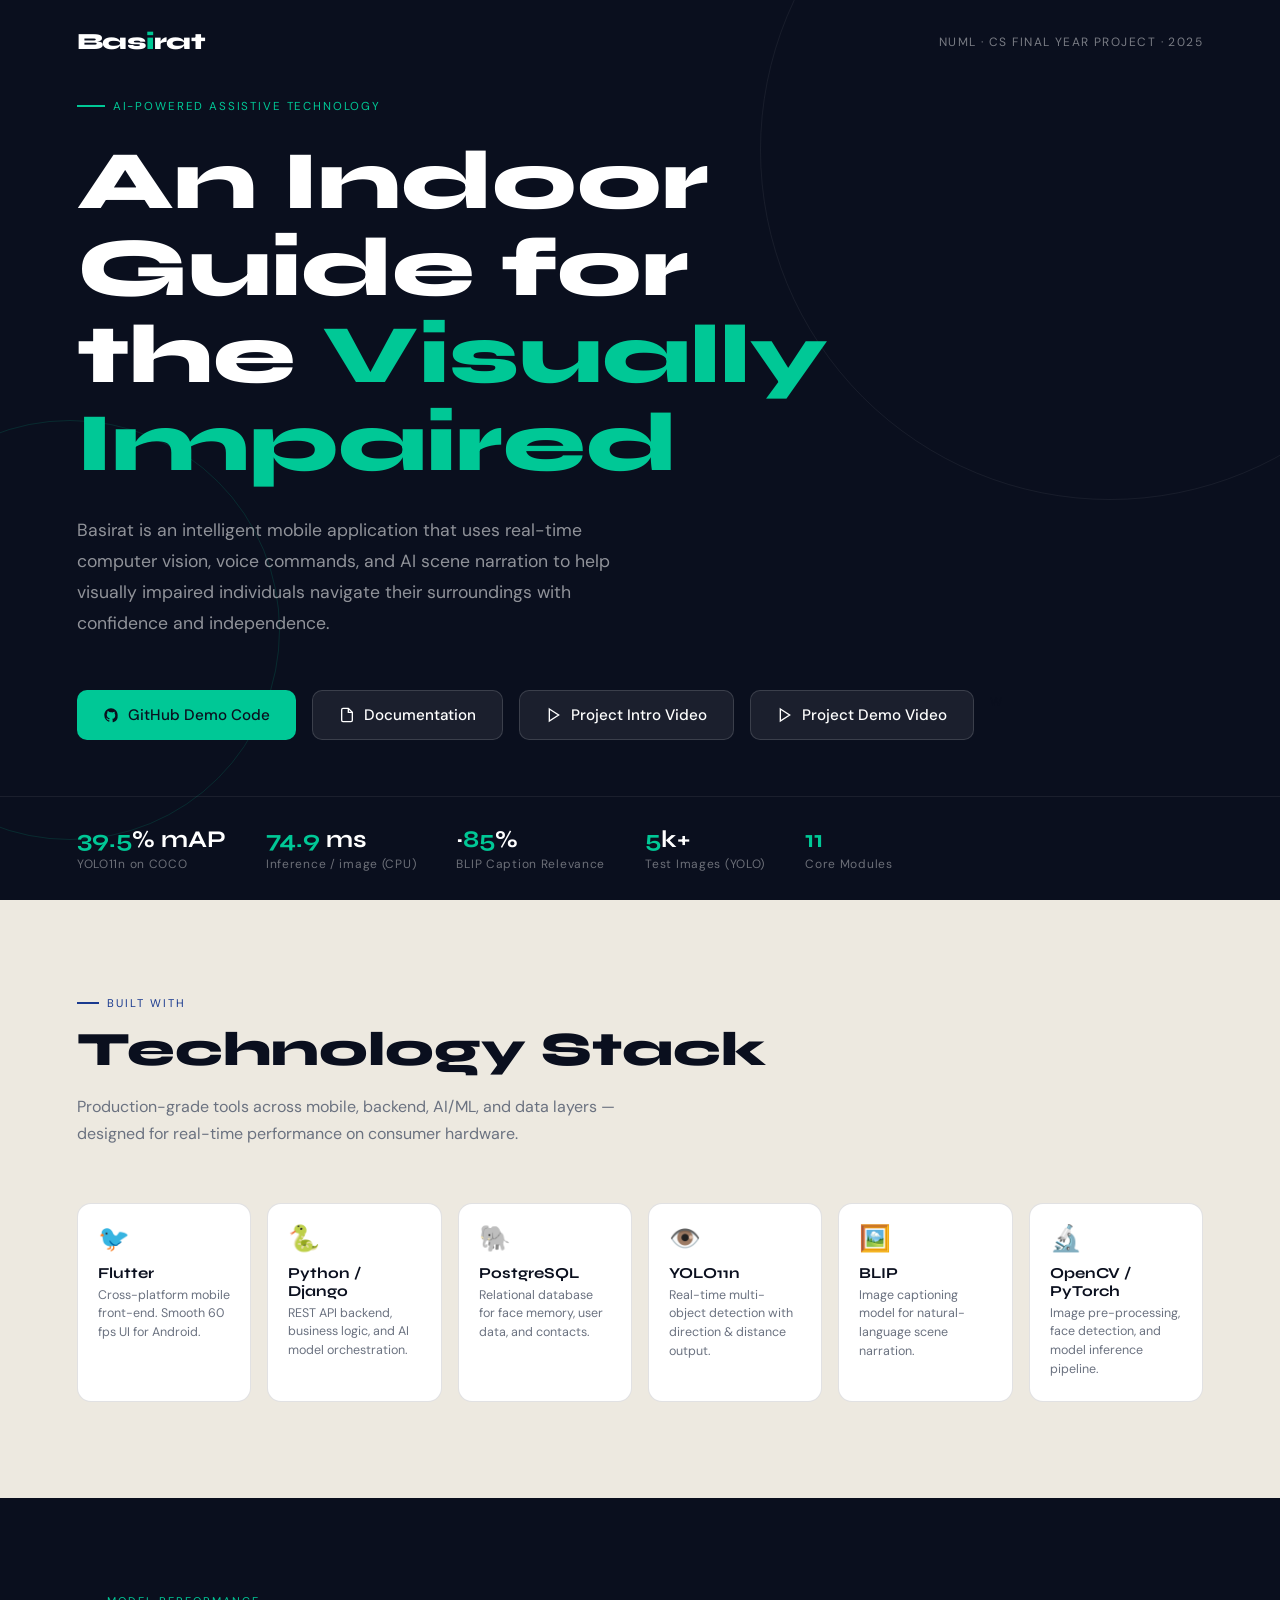
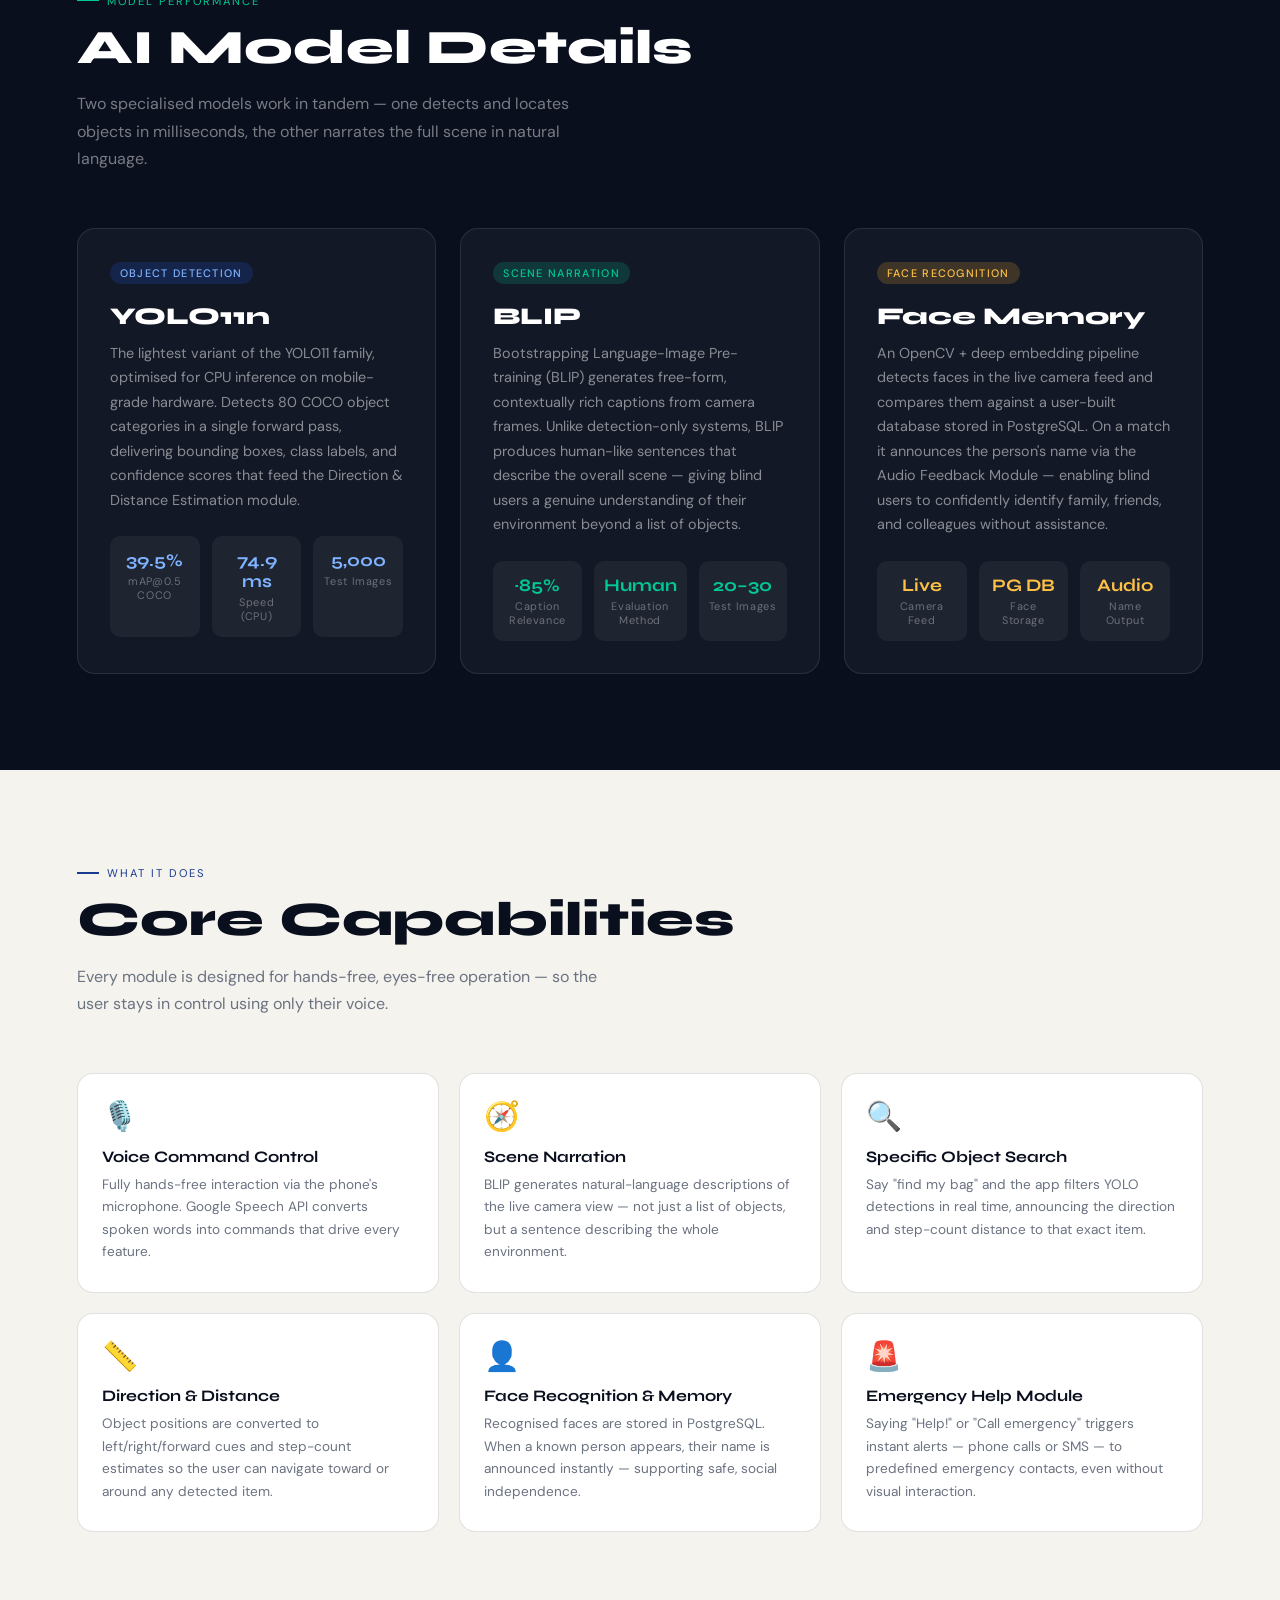
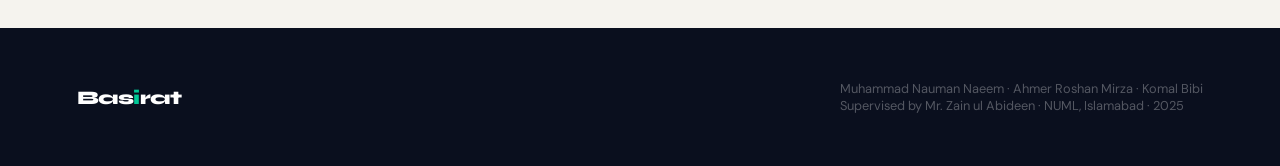
<file: index.html>
<!DOCTYPE html>
<html lang="en">
<head>
  <meta charset="UTF-8">
  <meta name="viewport" content="width=device-width, initial-scale=1.0">
  <title>Basirat – Indoor Guide for the Visually Impaired</title>
  <link href="https://fonts.googleapis.com/css2?family=Syne:wght@400;700;800&family=DM+Sans:ital,wght@0,300;0,400;0,500;1,300&display=swap" rel="stylesheet">
  <style>
    *, *::before, *::after { box-sizing: border-box; margin: 0; padding: 0; }

    :root {
      --ink:    #0a0f1e;
      --paper:  #f5f3ee;
      --cream:  #ede9e0;
      --accent: #1a3a8f;
      --hi:     #00c896;
      --hi2:    #e8f4ff;
      --muted:  #6b7280;
      --border: rgba(10,15,30,.12);
    }

    html { scroll-behavior: smooth; }

    body {
      font-family: 'DM Sans', sans-serif;
      background: var(--paper);
      color: var(--ink);
      overflow-x: hidden;
    }

    /* ── HERO ─────────────────────────────── */
    .hero {
      min-height: 100vh;
      background: var(--ink);
      display: grid;
      grid-template-rows: auto 1fr auto;
      position: relative;
      overflow: hidden;
    }

    /* decorative arcs */
    .hero::before {
      content: '';
      position: absolute;
      width: 700px; height: 700px;
      border-radius: 50%;
      border: 1.5px solid rgba(255,255,255,.06);
      top: -200px; right: -180px;
      pointer-events: none;
    }
    .hero::after {
      content: '';
      position: absolute;
      width: 420px; height: 420px;
      border-radius: 50%;
      border: 1.5px solid rgba(0,200,150,.15);
      bottom: 60px; left: -140px;
      pointer-events: none;
    }

    nav {
      display: flex;
      align-items: center;
      justify-content: space-between;
      padding: 28px 6vw;
      position: relative;
      z-index: 10;
    }

    .logo {
      font-family: 'Syne', sans-serif;
      font-weight: 800;
      font-size: 1.45rem;
      color: #fff;
      letter-spacing: -.5px;
    }
    .logo span { color: var(--hi); }

    .nav-tag {
      font-size: .75rem;
      color: rgba(255,255,255,.45);
      letter-spacing: .12em;
      text-transform: uppercase;
    }

    .hero-body {
      display: flex;
      flex-direction: column;
      justify-content: center;
      padding: 0 6vw 40px;
      position: relative;
      z-index: 5;
    }

    .eyebrow {
      display: inline-flex;
      align-items: center;
      gap: 8px;
      font-size: .72rem;
      letter-spacing: .16em;
      text-transform: uppercase;
      color: var(--hi);
      margin-bottom: 24px;
    }
    .eyebrow::before {
      content: '';
      display: block;
      width: 28px; height: 1.5px;
      background: var(--hi);
    }

    h1 {
      font-family: 'Syne', sans-serif;
      font-weight: 800;
      font-size: clamp(2.6rem, 6.5vw, 5.2rem);
      line-height: 1.05;
      color: #fff;
      max-width: 820px;
      margin-bottom: 28px;
    }
    h1 em {
      font-style: normal;
      color: var(--hi);
    }

    .hero-desc {
      max-width: 560px;
      font-size: clamp(.95rem, 2vw, 1.1rem);
      line-height: 1.75;
      color: rgba(255,255,255,.55);
      margin-bottom: 52px;
    }

    /* ── CTA BUTTONS ─── */
    .cta-row {
      display: flex;
      flex-wrap: wrap;
      gap: 16px;
    }

    .btn {
      display: inline-flex;
      align-items: center;
      gap: 9px;
      padding: 14px 26px;
      border-radius: 10px;
      font-family: 'DM Sans', sans-serif;
      font-weight: 500;
      font-size: .95rem;
      text-decoration: none;
      transition: transform .22s, box-shadow .22s, background .22s;
    }
    .btn-primary {
      background: var(--hi);
      color: var(--ink);
    }
    .btn-primary:hover { transform: translateY(-3px); box-shadow: 0 10px 28px rgba(0,200,150,.35); }

    .btn-ghost {
      background: rgba(255,255,255,.07);
      color: #fff;
      border: 1px solid rgba(255,255,255,.14);
    }
    .btn-ghost:hover { background: rgba(255,255,255,.13); transform: translateY(-3px); }

    .btn svg { width: 16px; height: 16px; flex-shrink: 0; }

    /* ── HERO BOTTOM STRIP ─── */
    .hero-strip {
      display: flex;
      gap: 40px;
      flex-wrap: wrap;
      padding: 28px 6vw;
      border-top: 1px solid rgba(255,255,255,.07);
      position: relative;
      z-index: 5;
    }
    .strip-item { display: flex; flex-direction: column; }
    .strip-val {
      font-family: 'Syne', sans-serif;
      font-weight: 700;
      font-size: 1.5rem;
      color: #fff;
    }
    .strip-val span { color: var(--hi); }
    .strip-label { font-size: .75rem; color: rgba(255,255,255,.4); letter-spacing: .06em; margin-top: 2px; }

    /* ── SECTION WRAPPER ─── */
    section { padding: 96px 6vw; }

    .section-label {
      font-size: .7rem;
      letter-spacing: .18em;
      text-transform: uppercase;
      color: var(--accent);
      margin-bottom: 14px;
      display: flex; align-items: center; gap: 8px;
    }
    .section-label::before { content:''; display:block; width:22px; height:1.5px; background:var(--accent); }

    h2 {
      font-family: 'Syne', sans-serif;
      font-weight: 800;
      font-size: clamp(1.9rem, 4vw, 3rem);
      line-height: 1.1;
      color: var(--ink);
      margin-bottom: 16px;
    }

    .sub {
      font-size: 1rem;
      color: var(--muted);
      max-width: 540px;
      line-height: 1.7;
      margin-bottom: 56px;
    }

    /* ── TECH STACK ─── */
    .stack-section { background: var(--cream); }

    .stack-grid {
      display: grid;
      grid-template-columns: repeat(auto-fill, minmax(170px, 1fr));
      gap: 16px;
    }

    .stack-card {
      background: #fff;
      border: 1px solid var(--border);
      border-radius: 14px;
      padding: 22px 20px;
      transition: transform .22s, box-shadow .22s;
    }
    .stack-card:hover { transform: translateY(-4px); box-shadow: 0 12px 30px rgba(0,0,0,.07); }
    .stack-icon {
      font-size: 1.6rem;
      margin-bottom: 12px;
      line-height: 1;
    }
    .stack-name {
      font-family: 'Syne', sans-serif;
      font-weight: 700;
      font-size: .95rem;
      color: var(--ink);
      margin-bottom: 4px;
    }
    .stack-role { font-size: .78rem; color: var(--muted); line-height: 1.5; }

    /* ── AI MODELS ─── */
    .models-section { background: var(--ink); }
    .models-section h2 { color: #fff; }
    .models-section .sub { color: rgba(255,255,255,.45); }
    .models-section .section-label { color: var(--hi); }
    .models-section .section-label::before { background: var(--hi); }

    .models-grid {
      display: grid;
      grid-template-columns: repeat(auto-fit, minmax(300px, 1fr));
      gap: 24px;
    }

    .model-card {
      border: 1px solid rgba(255,255,255,.1);
      border-radius: 18px;
      padding: 32px;
      background: rgba(255,255,255,.04);
      transition: border-color .2s, background .2s;
    }
    .model-card:hover { border-color: var(--hi); background: rgba(0,200,150,.05); }

    .model-badge {
      display: inline-block;
      font-size: .68rem;
      letter-spacing: .12em;
      text-transform: uppercase;
      padding: 4px 10px;
      border-radius: 20px;
      margin-bottom: 18px;
      font-weight: 500;
    }
    .badge-yolo { background: rgba(26,58,143,.35); color: #7fb3ff; }
    .badge-blip { background: rgba(0,200,150,.18); color: var(--hi); }
    .badge-face { background: rgba(255,180,50,.18); color: #ffc145; }

    .model-name {
      font-family: 'Syne', sans-serif;
      font-weight: 800;
      font-size: 1.5rem;
      color: #fff;
      margin-bottom: 10px;
    }
    .model-desc { font-size: .9rem; color: rgba(255,255,255,.5); line-height: 1.7; margin-bottom: 24px; }

    .model-stats {
      display: grid;
      grid-template-columns: repeat(3, 1fr);
      gap: 12px;
    }
    .stat-box {
      background: rgba(255,255,255,.05);
      border-radius: 10px;
      padding: 14px 10px;
      text-align: center;
    }
    .stat-val {
      font-family: 'Syne', sans-serif;
      font-weight: 700;
      font-size: 1.1rem;
      color: #fff;
      margin-bottom: 3px;
    }
    .stat-key { font-size: .68rem; color: rgba(255,255,255,.35); letter-spacing: .06em; }
    .stat-val.green { color: var(--hi); }
    .stat-val.blue  { color: #7fb3ff; }

    /* ── FEATURES ─── */
    .features-grid {
      display: grid;
      grid-template-columns: repeat(auto-fill, minmax(270px, 1fr));
      gap: 20px;
    }
    .feat-card {
      border: 1px solid var(--border);
      border-radius: 16px;
      padding: 28px 24px;
      background: #fff;
      transition: transform .2s, box-shadow .2s;
    }
    .feat-card:hover { transform: translateY(-4px); box-shadow: 0 14px 34px rgba(0,0,0,.06); }
    .feat-icon { font-size: 1.8rem; margin-bottom: 16px; line-height: 1; }
    .feat-title {
      font-family: 'Syne', sans-serif;
      font-weight: 700;
      font-size: 1rem;
      color: var(--ink);
      margin-bottom: 8px;
    }
    .feat-text { font-size: .85rem; color: var(--muted); line-height: 1.65; }

    /* ── FOOTER ─── */
    footer {
      background: var(--ink);
      padding: 52px 6vw;
      display: flex;
      align-items: center;
      justify-content: space-between;
      flex-wrap: gap;
      gap: 20px;
    }
    footer .logo { font-size: 1.2rem; }
    footer .foot-text { font-size: .8rem; color: rgba(255,255,255,.3); }

    /* ── ANIMATIONS ─── */
    @keyframes fadeUp {
      from { opacity: 0; transform: translateY(30px); }
      to   { opacity: 1; transform: translateY(0); }
    }
    .hero-body > * {
      animation: fadeUp .65s ease both;
    }
    .eyebrow           { animation-delay: .05s; }
    h1                 { animation-delay: .15s; }
    .hero-desc         { animation-delay: .25s; }
    .cta-row           { animation-delay: .35s; }

    /* ── RESPONSIVE ─── */
    @media (max-width: 640px) {
      nav { padding: 20px 5vw; }
      .hero-body { padding: 0 5vw 32px; }
      section { padding: 64px 5vw; }
      .hero-strip { gap: 24px; }
      footer { flex-direction: column; text-align: center; }
    }
  </style>
</head>
<body>

<!-- ═══ HERO ═══════════════════════════════════ -->
<header class="hero">
  <nav>
    <div class="logo">Bas<span>i</span>rat</div>
    <span class="nav-tag">NUML · CS Final Year Project · 2025</span>
  </nav>

  <div class="hero-body">
    <p class="eyebrow">AI-Powered Assistive Technology</p>
    <h1>An Indoor Guide for the <em>Visually Impaired</em></h1>
    <p class="hero-desc">
      Basirat is an intelligent mobile application that uses real-time computer vision,
      voice commands, and AI scene narration to help visually impaired individuals
      navigate their surroundings with confidence and independence.
    </p>
    <div class="cta-row">
      <a href="https://github.com/MuhammadNaumanNaeem/Basirat_DemoCode" target="_blank" class="btn btn-primary">
        <svg viewBox="0 0 24 24" fill="currentColor"><path d="M12 2C6.48 2 2 6.58 2 12.26c0 4.54 2.87 8.39 6.84 9.75.5.09.68-.22.68-.49v-1.71c-2.78.62-3.37-1.37-3.37-1.37-.46-1.19-1.12-1.5-1.12-1.5-.91-.64.07-.63.07-.63 1.01.07 1.54 1.06 1.54 1.06.9 1.57 2.36 1.11 2.93.85.09-.66.35-1.11.64-1.37-2.22-.26-4.56-1.14-4.56-5.07 0-1.12.39-2.03 1.03-2.75-.1-.26-.45-1.3.1-2.72 0 0 .84-.28 2.75 1.05A9.38 9.38 0 0 1 12 7.9c.85 0 1.7.12 2.5.34 1.91-1.33 2.75-1.05 2.75-1.05.55 1.42.2 2.46.1 2.72.64.72 1.03 1.63 1.03 2.75 0 3.94-2.34 4.81-4.57 5.06.36.32.68.94.68 1.9v2.82c0 .27.18.59.69.49A10.26 10.26 0 0 0 22 12.26C22 6.58 17.52 2 12 2z"/></svg>
        GitHub Demo Code
      </a>
      <a href="https://drive.google.com/file/d/1YgM63FlqL1B5ZPRoo_BYMaFGVILXQgJ3/view?usp=drivesdk" target="_blank" class="btn btn-ghost">
        <svg viewBox="0 0 24 24" fill="none" stroke="currentColor" stroke-width="2"><path d="M14 2H6a2 2 0 0 0-2 2v16a2 2 0 0 0 2 2h12a2 2 0 0 0 2-2V8z"/><polyline points="14 2 14 8 20 8"/></svg>
        Documentation
      </a>
      <a href="https://drive.google.com/file/d/1IKCYQdtQyHFEm7lg1loLZaWlWJgkPAB6/view?usp=drivesdk" target="_blank" class="btn btn-ghost">
        <svg viewBox="0 0 24 24" fill="none" stroke="currentColor" stroke-width="2"><polygon points="5 3 19 12 5 21 5 3"/></svg>
        Project Intro Video
      </a>
      <a href="https://drive.google.com/file/d/1mOaZjBB_GRQ8eHkqLOwCOHpNVfOIZYfe/view?usp=drivesdk" target="_blank" class="btn btn-ghost">
        <svg viewBox="0 0 24 24" fill="none" stroke="currentColor" stroke-width="2"><polygon points="5 3 19 12 5 21 5 3"/></svg>
        Project Demo Video
      </a>w
    </div>
  </div>

  <div class="hero-strip">
    <div class="strip-item">
      <span class="strip-val"><span>39.5</span>% mAP</span>
      <span class="strip-label">YOLO11n on COCO</span>
    </div>
    <div class="strip-item">
      <span class="strip-val"><span>74.9</span> ms</span>
      <span class="strip-label">Inference / image (CPU)</span>
    </div>
    <div class="strip-item">
      <span class="strip-val">~<span>85</span>%</span>
      <span class="strip-label">BLIP Caption Relevance</span>
    </div>
    <div class="strip-item">
      <span class="strip-val"><span>5</span>k+</span>
      <span class="strip-label">Test Images (YOLO)</span>
    </div>
    <div class="strip-item">
      <span class="strip-val"><span>11</span></span>
      <span class="strip-label">Core Modules</span>
    </div>
  </div>
</header>

<!-- ═══ TECH STACK ══════════════════════════════ -->
<section class="stack-section">
  <p class="section-label">Built With</p>
  <h2>Technology Stack</h2>
  <p class="sub">Production-grade tools across mobile, backend, AI/ML, and data layers — designed for real-time performance on consumer hardware.</p>
  <div class="stack-grid">
    <div class="stack-card">
      <div class="stack-icon">🐦</div>
      <div class="stack-name">Flutter</div>
      <div class="stack-role">Cross-platform mobile front-end. Smooth 60 fps UI for Android.</div>
    </div>
    <div class="stack-card">
      <div class="stack-icon">🐍</div>
      <div class="stack-name">Python / Django</div>
      <div class="stack-role">REST API backend, business logic, and AI model orchestration.</div>
    </div>
    <div class="stack-card">
      <div class="stack-icon">🐘</div>
      <div class="stack-name">PostgreSQL</div>
      <div class="stack-role">Relational database for face memory, user data, and contacts.</div>
    </div>
    <div class="stack-card">
      <div class="stack-icon">👁️</div>
      <div class="stack-name">YOLO11n</div>
      <div class="stack-role">Real-time multi-object detection with direction & distance output.</div>
    </div>
    <div class="stack-card">
      <div class="stack-icon">🖼️</div>
      <div class="stack-name">BLIP</div>
      <div class="stack-role">Image captioning model for natural-language scene narration.</div>
    </div>
    <div class="stack-card">
      <div class="stack-icon">🔬</div>
      <div class="stack-name">OpenCV / PyTorch</div>
      <div class="stack-role">Image pre-processing, face detection, and model inference pipeline.</div>
    </div>
  </div>
</section>

<!-- ═══ AI MODELS ══════════════════════════════ -->
<section class="models-section">
  <p class="section-label">Model Performance</p>
  <h2>AI Model Details</h2>
  <p class="sub">Two specialised models work in tandem — one detects and locates objects in milliseconds, the other narrates the full scene in natural language.</p>
  <div class="models-grid">

    <!-- YOLO -->
    <div class="model-card">
      <span class="model-badge badge-yolo">Object Detection</span>
      <div class="model-name">YOLO11n</div>
      <p class="model-desc">
        The lightest variant of the YOLO11 family, optimised for CPU inference on mobile-grade hardware. Detects 80 COCO object categories in a single forward pass, delivering bounding boxes, class labels, and confidence scores that feed the Direction & Distance Estimation module.
      </p>
      <div class="model-stats">
        <div class="stat-box">
          <div class="stat-val blue">39.5%</div>
          <div class="stat-key">mAP@0.5 COCO</div>
        </div>
        <div class="stat-box">
          <div class="stat-val blue">74.9 ms</div>
          <div class="stat-key">Speed (CPU)</div>
        </div>
        <div class="stat-box">
          <div class="stat-val blue">5,000</div>
          <div class="stat-key">Test Images</div>
        </div>
      </div>
    </div>

    <!-- BLIP -->
    <div class="model-card">
      <span class="model-badge badge-blip">Scene Narration</span>
      <div class="model-name">BLIP</div>
      <p class="model-desc">
        Bootstrapping Language-Image Pre-training (BLIP) generates free-form, contextually rich captions from camera frames. Unlike detection-only systems, BLIP produces human-like sentences that describe the overall scene — giving blind users a genuine understanding of their environment beyond a list of objects.
      </p>
      <div class="model-stats">
        <div class="stat-box">
          <div class="stat-val green">~85%</div>
          <div class="stat-key">Caption Relevance</div>
        </div>
        <div class="stat-box">
          <div class="stat-val green">Human</div>
          <div class="stat-key">Evaluation Method</div>
        </div>
        <div class="stat-box">
          <div class="stat-val green">20–30</div>
          <div class="stat-key">Test Images</div>
        </div>
      </div>
    </div>

    <!-- Face -->
    <div class="model-card">
      <span class="model-badge badge-face">Face Recognition</span>
      <div class="model-name">Face Memory</div>
      <p class="model-desc">
        An OpenCV + deep embedding pipeline detects faces in the live camera feed and compares them against a user-built database stored in PostgreSQL. On a match it announces the person's name via the Audio Feedback Module — enabling blind users to confidently identify family, friends, and colleagues without assistance.
      </p>
      <div class="model-stats">
        <div class="stat-box">
          <div class="stat-val" style="color:#ffc145">Live</div>
          <div class="stat-key">Camera Feed</div>
        </div>
        <div class="stat-box">
          <div class="stat-val" style="color:#ffc145">PG DB</div>
          <div class="stat-key">Face Storage</div>
        </div>
        <div class="stat-box">
          <div class="stat-val" style="color:#ffc145">Audio</div>
          <div class="stat-key">Name Output</div>
        </div>
      </div>
    </div>

  </div>
</section>

<!-- ═══ FEATURES ═══════════════════════════════ -->
<section>
  <p class="section-label">What It Does</p>
  <h2>Core Capabilities</h2>
  <p class="sub">Every module is designed for hands-free, eyes-free operation — so the user stays in control using only their voice.</p>
  <div class="features-grid">
    <div class="feat-card">
      <div class="feat-icon">🎙️</div>
      <div class="feat-title">Voice Command Control</div>
      <p class="feat-text">Fully hands-free interaction via the phone's microphone. Google Speech API converts spoken words into commands that drive every feature.</p>
    </div>
    <div class="feat-card">
      <div class="feat-icon">🧭</div>
      <div class="feat-title">Scene Narration</div>
      <p class="feat-text">BLIP generates natural-language descriptions of the live camera view — not just a list of objects, but a sentence describing the whole environment.</p>
    </div>
    <div class="feat-card">
      <div class="feat-icon">🔍</div>
      <div class="feat-title">Specific Object Search</div>
      <p class="feat-text">Say "find my bag" and the app filters YOLO detections in real time, announcing the direction and step-count distance to that exact item.</p>
    </div>
    <div class="feat-card">
      <div class="feat-icon">📏</div>
      <div class="feat-title">Direction & Distance</div>
      <p class="feat-text">Object positions are converted to left/right/forward cues and step-count estimates so the user can navigate toward or around any detected item.</p>
    </div>
    <div class="feat-card">
      <div class="feat-icon">👤</div>
      <div class="feat-title">Face Recognition & Memory</div>
      <p class="feat-text">Recognised faces are stored in PostgreSQL. When a known person appears, their name is announced instantly — supporting safe, social independence.</p>
    </div>
    <div class="feat-card">
      <div class="feat-icon">🚨</div>
      <div class="feat-title">Emergency Help Module</div>
      <p class="feat-text">Saying "Help!" or "Call emergency" triggers instant alerts — phone calls or SMS — to predefined emergency contacts, even without visual interaction.</p>
    </div>
  </div>
</section>

<!-- ═══ FOOTER ══════════════════════════════════ -->
<footer>
  <div class="logo">Bas<span>i</span>rat</div>
  <p class="foot-text">Muhammad Nauman Naeem · Ahmer Roshan Mirza · Komal Bibi<br>Supervised by Mr. Zain ul Abideen · NUML, Islamabad · 2025</p>
</footer>

</body>
</html>
</file>
